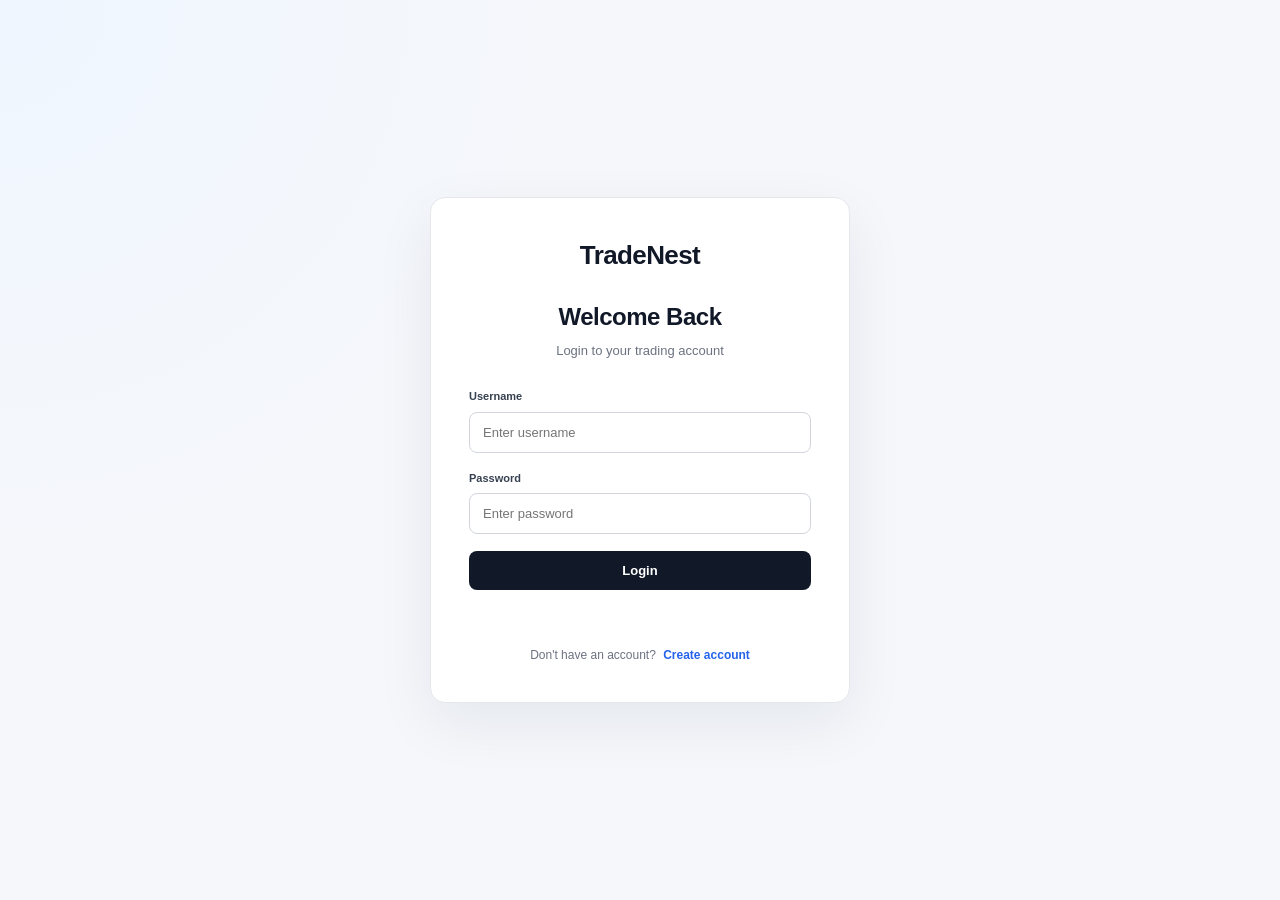
<file: backend/src/main/resources/static/login.html>
<!DOCTYPE html>
<html lang="en">

<head>

    <meta charset="UTF-8">

    <meta name="viewport"
          content="width=device-width, initial-scale=1.0">

    <title>TradeNest | Login</title>

    <link rel="stylesheet" href="style.css">

</head>

<body class="auth-page">

    <div class="auth-container">

        <div class="auth-card">

            <div class="auth-logo">
                TradeNest
            </div>

            <h1>Welcome Back</h1>

            <p class="auth-subtitle">
                Login to your trading account
            </p>


            <form id="loginForm">

                <div class="form-group">

                    <label for="username">
                        Username
                    </label>

                    <input
                        type="text"
                        id="username"
                        placeholder="Enter username"
                        required
                    >

                </div>


                <div class="form-group">

                    <label for="password">
                        Password
                    </label>

                    <input
                        type="password"
                        id="password"
                        placeholder="Enter password"
                        required
                    >

                </div>


                <button
                    type="submit"
                    class="auth-btn">

                    Login

                </button>

            </form>


            <p id="loginMessage"
               class="auth-message">
            </p>


            <div class="auth-footer">

                <span>
                    Don't have an account?
                </span>

                <a href="register.html">
                    Create account
                </a>

            </div>

        </div>

    </div>


    <script>

        const API = "/api";


        document
            .getElementById("loginForm")
            .addEventListener("submit", async function(event) {

                event.preventDefault();


                const username =
                    document
                        .getElementById("username")
                        .value
                        .trim();


                const password =
                    document
                        .getElementById("password")
                        .value;


                const message =
                    document.getElementById(
                        "loginMessage"
                    );


                message.textContent =
                    "Logging in...";


                try {

                    const response =
                        await fetch(
                            `${API}/auth/login`,
                            {
                                method: "POST",

                                headers: {
                                    "Content-Type":
                                        "application/json"
                                },

                                body: JSON.stringify({
                                    username,
                                    password
                                })
                            }
                        );


                    const data =
                        await response.json();


                    if (!response.ok) {

                        message.textContent =
                            data.message ||
                            "Invalid username or password.";

                        return;
                    }


                    // Store logged-in user

                    localStorage.setItem(
                        "token",
                        data.token
                    );

                    localStorage.setItem(
                        "userId",
                        data.userId
                    );

                    localStorage.setItem(
                        "username",
                        data.username
                    );

                    localStorage.setItem(
                        "name",
                        data.name
                    );


                    // Go to dashboard

                    window.location.href =
                        "index.html";

                } catch (error) {

                    console.error(error);

                    message.textContent =
                        "Unable to connect to server.";

                }

            });

    </script>

</body>

</html>
</file>
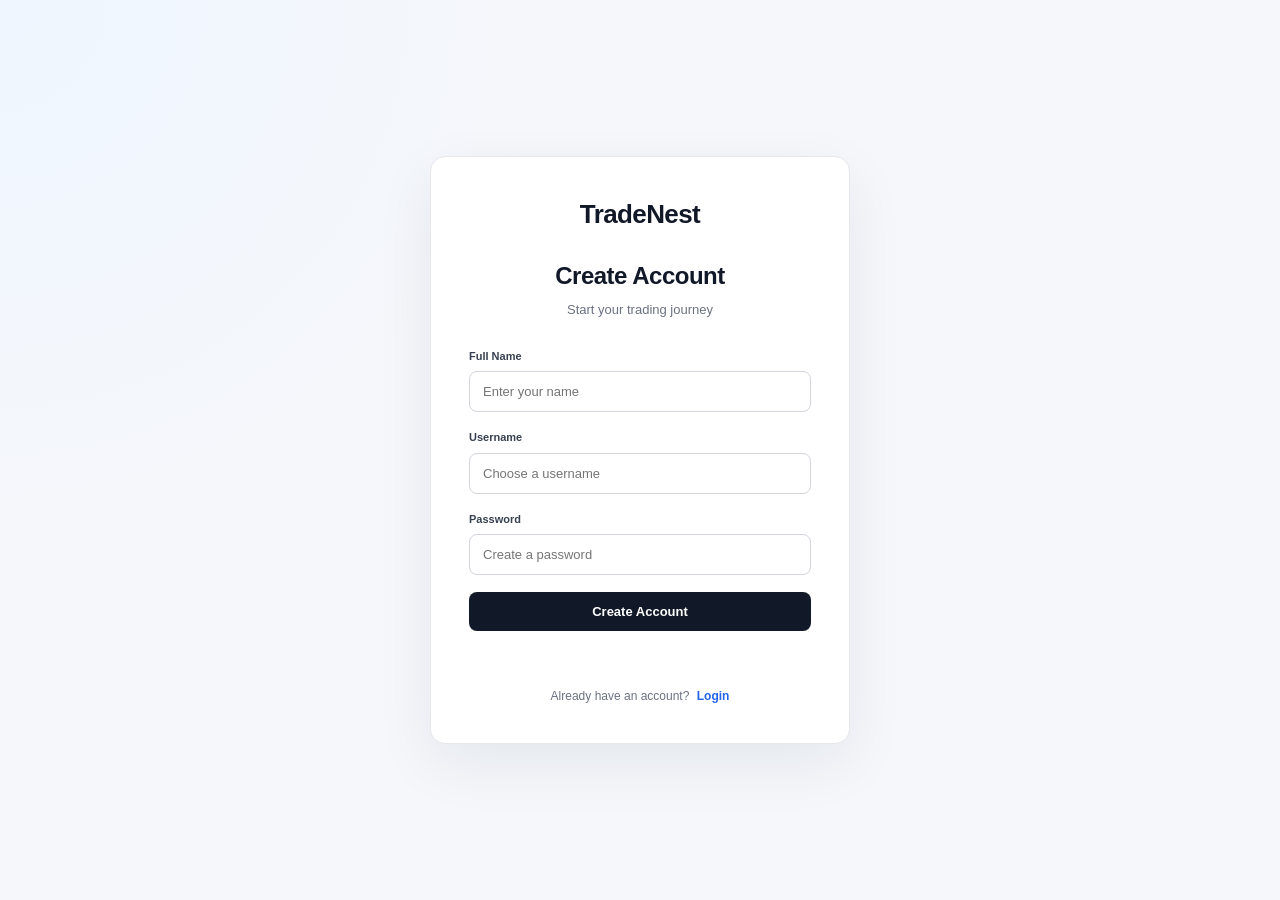
<file: backend/src/main/resources/static/register.html>
<!DOCTYPE html>
<html lang="en">

<head>

    <meta charset="UTF-8">

    <meta name="viewport"
          content="width=device-width, initial-scale=1.0">

    <title>TradeNest | Register</title>

    <link rel="stylesheet" href="style.css">

</head>

<body class="auth-page">

    <div class="auth-container">

        <div class="auth-card">

            <div class="auth-logo">
                TradeNest
            </div>

            <h1>Create Account</h1>

            <p class="auth-subtitle">
                Start your trading journey
            </p>


            <form id="registerForm">


                <div class="form-group">

                    <label for="name">
                        Full Name
                    </label>

                    <input
                        type="text"
                        id="name"
                        placeholder="Enter your name"
                        required
                    >

                </div>


                <div class="form-group">

                    <label for="username">
                        Username
                    </label>

                    <input
                        type="text"
                        id="username"
                        placeholder="Choose a username"
                        required
                    >

                </div>


                <div class="form-group">

                    <label for="password">
                        Password
                    </label>

                    <input
                        type="password"
                        id="password"
                        placeholder="Create a password"
                        required
                    >

                </div>


                <button
                    type="submit"
                    class="auth-btn">

                    Create Account

                </button>

            </form>


            <p id="registerMessage"
               class="auth-message">
            </p>


            <div class="auth-footer">

                <span>
                    Already have an account?
                </span>

                <a href="login.html">
                    Login
                </a>

            </div>

        </div>

    </div>


    <script>

        const API = "/api";


        document
            .getElementById("registerForm")
            .addEventListener(
                "submit",
                async function(event) {

                    event.preventDefault();


                    const name =
                        document
                            .getElementById("name")
                            .value
                            .trim();


                    const username =
                        document
                            .getElementById("username")
                            .value
                            .trim();


                    const password =
                        document
                            .getElementById("password")
                            .value;


                    const message =
                        document.getElementById(
                            "registerMessage"
                        );


                    message.textContent =
                        "Creating account...";


                    try {

                        const response =
                            await fetch(
                                `${API}/auth/register`,
                                {
                                    method: "POST",

                                    headers: {
                                        "Content-Type":
                                            "application/json"
                                    },

                                    body: JSON.stringify({
                                        name,
                                        username,
                                        password
                                    })
                                }
                            );


                        const data =
                            await response.json();


                        if (!response.ok) {

                            message.textContent =
                                data.message ||
                                "Registration failed.";

                            return;
                        }


                        // Automatically log user in

                        localStorage.setItem(
                            "token",
                            data.token
                        );

                        localStorage.setItem(
                            "userId",
                            data.userId
                        );

                        localStorage.setItem(
                            "username",
                            data.username
                        );

                        localStorage.setItem(
                            "name",
                            data.name
                        );


                        window.location.href =
                            "index.html";

                    } catch (error) {

                        console.error(error);

                        message.textContent =
                            "Unable to connect to server.";

                    }

                }
            );

    </script>

</body>

</html>
</file>
<file: backend/src/main/resources/static/style.css>
/* ===============================
   TradeNest Design System
================================ */

:root {
    --bg: #f5f7fb;
    --surface: #ffffff;
    --text: #111827;
    --muted: #6b7280;
    --soft: #9ca3af;
    --border: #e5e7eb;
    --primary: #2563eb;
    --primary-dark: #1d4ed8;
    --green: #15803d;
    --green-bg: #ecfdf3;
    --red: #dc2626;
    --red-bg: #fef2f2;
    --shadow: 0 10px 35px rgba(15, 23, 42, 0.05);
}

* {
    box-sizing: border-box;
    margin: 0;
    padding: 0;
}

html {
    scroll-behavior: smooth;
}

body {
    font-family:
        Inter,
        -apple-system,
        BlinkMacSystemFont,
        "Segoe UI",
        Roboto,
        Arial,
        sans-serif;
    background: var(--bg);
    color: var(--text);
    line-height: 1.5;
}

button,
input {
    font-family: inherit;
}

button {
    cursor: pointer;
}

button:disabled {
    cursor: not-allowed;
}

a {
    color: inherit;
}


/* ===============================
   Navbar
================================ */

.navbar {
    height: 68px;
    background: rgba(255, 255, 255, 0.96);
    border-bottom: 1px solid var(--border);
    display: flex;
    align-items: center;
    padding: 0 34px;
    position: sticky;
    top: 0;
    z-index: 100;
    backdrop-filter: blur(10px);
}

.logo {
    font-size: 23px;
    font-weight: 850;
    letter-spacing: -0.7px;
    color: var(--text);
}

.nav-links {
    display: flex;
    gap: 28px;
    margin-left: 48px;
}

.nav-links a {
    text-decoration: none;
    color: var(--muted);
    font-size: 13px;
    font-weight: 600;
    transition: color 0.2s ease;
}

.nav-links a:hover {
    color: var(--primary);
}

.user-section {
    margin-left: auto;
    display: flex;
    align-items: center;
    gap: 16px;
}

.user-section span {
    color: #374151;
    font-size: 13px;
    font-weight: 700;
}

#logoutBtn {
    background: white;
    color: #374151;
    border: 1px solid #d1d5db;
    border-radius: 7px;
    padding: 8px 14px;
    font-size: 12px;
    font-weight: 700;
    transition: all 0.2s ease;
}

#logoutBtn:hover {
    background: var(--text);
    border-color: var(--text);
    color: white;
}


/* ===============================
   Layout
================================ */

.container {
    width: min(1380px, 94%);
    margin: 0 auto;
    padding: 38px 0 70px;
}

.welcome {
    display: flex;
    align-items: flex-end;
    justify-content: space-between;
    gap: 24px;
    margin-bottom: 24px;
}

.eyebrow {
    display: block;
    color: var(--primary);
    font-size: 10px;
    font-weight: 850;
    letter-spacing: 1.7px;
    margin-bottom: 6px;
}

.welcome h1 {
    font-size: 31px;
    line-height: 1.15;
    letter-spacing: -0.8px;
    margin-bottom: 7px;
}

.welcome p {
    color: var(--muted);
    font-size: 14px;
}

.status-pill {
    display: inline-flex;
    align-items: center;
    gap: 8px;
    background: white;
    border: 1px solid var(--border);
    border-radius: 999px;
    padding: 8px 12px;
    color: #4b5563;
    font-size: 11px;
    font-weight: 700;
    white-space: nowrap;
}

.status-dot {
    width: 7px;
    height: 7px;
    border-radius: 50%;
    background: #16a34a;
    box-shadow: 0 0 0 4px #dcfce7;
}


/* ===============================
   Summary Cards
================================ */

.summary-grid {
    display: grid;
    grid-template-columns: repeat(3, minmax(0, 1fr));
    gap: 16px;
    margin-bottom: 18px;
}

.card {
    min-height: 124px;
    background: var(--surface);
    border: 1px solid var(--border);
    border-radius: 13px;
    padding: 21px;
    display: flex;
    align-items: flex-start;
    gap: 16px;
    box-shadow: var(--shadow);
    position: relative;
    overflow: hidden;
}

.card::after {
    content: "";
    position: absolute;
    left: 0;
    right: 0;
    bottom: 0;
    height: 3px;
    background: #e5e7eb;
}

.card-icon {
    width: 38px;
    height: 38px;
    flex: 0 0 38px;
    display: grid;
    place-items: center;
    border-radius: 10px;
    background: #eff6ff;
    color: var(--primary);
    font-weight: 850;
    font-size: 16px;
}

.card p {
    color: var(--muted);
    font-size: 11px;
    font-weight: 750;
    text-transform: uppercase;
    letter-spacing: 0.45px;
    margin-bottom: 4px;
}

.card h2 {
    font-size: 24px;
    letter-spacing: -0.5px;
    margin-bottom: 2px;
}

.card-description {
    color: var(--soft);
    font-size: 11px;
}


/* ===============================
   Sections
================================ */

.section {
    background: var(--surface);
    border: 1px solid var(--border);
    border-radius: 13px;
    margin-bottom: 18px;
    overflow: hidden;
    box-shadow: var(--shadow);
}

.section-header {
    min-height: 82px;
    padding: 19px 22px;
    border-bottom: 1px solid var(--border);
    display: flex;
    align-items: center;
    justify-content: space-between;
    gap: 20px;
}

.section-kicker {
    display: block;
    color: var(--primary);
    font-size: 9px;
    font-weight: 850;
    letter-spacing: 1.5px;
    margin-bottom: 4px;
}

.section-header h2 {
    font-size: 17px;
    letter-spacing: -0.2px;
    margin-bottom: 2px;
}

.section-header p {
    color: var(--muted);
    font-size: 12px;
}

.insight-badge {
    border: 1px solid #dbeafe;
    background: #eff6ff;
    color: #1d4ed8;
    padding: 6px 10px;
    border-radius: 999px;
    font-size: 10px;
    font-weight: 800;
    white-space: nowrap;
}


/* ===============================
   Smart Insights
================================ */

.insights-content {
    padding: 22px;
}

.insight-score {
    display: grid;
    grid-template-columns: 100px 1fr;
    align-items: center;
    gap: 20px;
    padding: 18px;
    border: 1px solid #edf0f4;
    border-radius: 12px;
    background: linear-gradient(135deg, #fbfdff, #f8fafc);
}

.score-ring {
    --score: 0deg;
    width: 92px;
    height: 92px;
    border-radius: 50%;
    display: grid;
    place-items: center;
    background:
        conic-gradient(
            var(--primary) var(--score),
            #e5e7eb var(--score)
        );
    position: relative;
}

.score-ring::after {
    content: "";
    position: absolute;
    inset: 8px;
    border-radius: 50%;
    background: white;
}

.score-ring > div {
    position: relative;
    z-index: 1;
    text-align: center;
}

.score-ring strong {
    font-size: 24px;
    letter-spacing: -1px;
}

.score-ring span {
    color: var(--muted);
    font-size: 10px;
    font-weight: 700;
}

.score-ring.score-high {
    background:
        conic-gradient(
            #16a34a var(--score),
            #dcfce7 var(--score)
        );
}

.score-ring.score-medium {
    background:
        conic-gradient(
            #d97706 var(--score),
            #fef3c7 var(--score)
        );
}

.score-ring.score-low {
    background:
        conic-gradient(
            #dc2626 var(--score),
            #fee2e2 var(--score)
        );
}

.muted-label {
    display: block;
    color: #9ca3af;
    font-size: 9px;
    font-weight: 850;
    letter-spacing: 1.2px;
    margin-bottom: 5px;
}

.score-copy h3 {
    font-size: 17px;
    margin-bottom: 4px;
}

.score-copy p {
    color: var(--muted);
    font-size: 12px;
    max-width: 700px;
}

.insight-grid {
    display: grid;
    grid-template-columns: repeat(3, minmax(0, 1fr));
    gap: 12px;
    margin-top: 12px;
}

.insight-card {
    border: 1px solid #edf0f4;
    border-radius: 10px;
    padding: 16px;
    min-height: 96px;
}

.insight-card strong {
    display: block;
    font-size: 18px;
    margin-bottom: 2px;
}

.insight-card > span:last-child {
    font-size: 12px;
    font-weight: 750;
}

.meter {
    height: 6px;
    background: #eef2f7;
    border-radius: 999px;
    overflow: hidden;
    margin-top: 10px;
}

.meter span {
    display: block;
    height: 100%;
    background: var(--primary);
    border-radius: inherit;
    transition: width 0.4s ease;
}

.allocation-panel {
    margin-top: 12px;
    border: 1px solid #edf0f4;
    border-radius: 10px;
    padding: 17px;
}

.allocation-header {
    display: flex;
    align-items: flex-start;
    justify-content: space-between;
    gap: 15px;
    margin-bottom: 14px;
}

.allocation-header h3 {
    font-size: 14px;
}

.allocation-list {
    display: grid;
    gap: 12px;
}

.allocation-row {
    display: grid;
    gap: 6px;
}

.allocation-label {
    display: flex;
    justify-content: space-between;
    color: #4b5563;
    font-size: 11px;
}

.allocation-label strong {
    color: var(--text);
}

.allocation-track {
    height: 8px;
    background: #eef2f7;
    border-radius: 999px;
    overflow: hidden;
}

.allocation-track span {
    display: block;
    height: 100%;
    background: var(--primary);
    border-radius: inherit;
}

.allocation-empty {
    color: var(--soft);
    font-size: 12px;
    padding: 5px 0;
}


/* ===============================
   Search
================================ */

#stockSearch {
    width: 270px;
    padding: 10px 13px;
    border: 1px solid #d1d5db;
    border-radius: 8px;
    outline: none;
    font-size: 12px;
    background: #fff;
    transition: border-color 0.2s, box-shadow 0.2s;
}

#stockSearch:focus {
    border-color: var(--primary);
    box-shadow: 0 0 0 3px #2563eb12;
}

#stockSearch::placeholder {
    color: #9ca3af;
}


/* ===============================
   Tables
================================ */

.table-container {
    width: 100%;
    overflow-x: auto;
}

table {
    width: 100%;
    border-collapse: collapse;
    min-width: 680px;
}

thead {
    background: #fafbfc;
}

th {
    padding: 12px 22px;
    text-align: left;
    color: #9ca3af;
    font-size: 9px;
    font-weight: 850;
    text-transform: uppercase;
    letter-spacing: 0.8px;
    border-bottom: 1px solid var(--border);
}

td {
    padding: 16px 22px;
    color: #374151;
    font-size: 12px;
    border-bottom: 1px solid #f1f3f5;
    vertical-align: middle;
}

tbody tr {
    transition: background 0.15s ease;
}

tbody tr:hover {
    background: #fafcff;
}

tbody tr:last-child td {
    border-bottom: none;
}

td strong {
    color: var(--text);
    font-weight: 800;
}

.company-name {
    color: #9ca3af;
    font-size: 10px;
}

.positive {
    color: var(--green) !important;
    font-weight: 800;
}

.negative {
    color: var(--red) !important;
    font-weight: 800;
}


/* ===============================
   Buy / Sell
================================ */

.buy-btn,
.sell-btn {
    border-radius: 6px;
    padding: 7px 12px;
    font-size: 10px;
    font-weight: 800;
    transition: all 0.15s ease;
}

.buy-btn {
    border: 1px solid #1d4ed8;
    background: var(--primary);
    color: white;
}

.sell-btn {
    border: 1px solid #d1d5db;
    background: white;
    color: #374151;
    margin-left: 5px;
}

.buy-btn:hover {
    background: var(--primary-dark);
    transform: translateY(-1px);
}

.sell-btn:hover {
    border-color: #9ca3af;
    background: #f9fafb;
    transform: translateY(-1px);
}


/* ===============================
   Empty / Error
================================ */

.empty {
    text-align: center;
    color: #9ca3af;
    padding: 34px !important;
    font-size: 12px;
}

.error-state {
    color: var(--red);
}


/* ===============================
   Trade Modal
================================ */

.modal {
    position: fixed;
    inset: 0;
    background: rgba(15, 23, 42, 0.55);
    display: flex;
    align-items: center;
    justify-content: center;
    z-index: 1000;
    padding: 20px;
    backdrop-filter: blur(4px);
}

.modal.hidden {
    display: none;
}

.modal-content {
    position: relative;
    width: 100%;
    max-width: 430px;
    background: white;
    padding: 30px;
    border-radius: 15px;
    box-shadow: 0 25px 80px rgba(0, 0, 0, 0.18);
    animation: modalOpen 0.16s ease-out;
}

@keyframes modalOpen {
    from {
        opacity: 0;
        transform: translateY(-8px) scale(0.99);
    }

    to {
        opacity: 1;
        transform: translateY(0) scale(1);
    }
}

.modal-close {
    position: absolute;
    top: 13px;
    right: 16px;
    border: none;
    background: transparent;
    color: #9ca3af;
    font-size: 27px;
    line-height: 1;
}

.modal-close:hover {
    color: var(--text);
}

.modal-content h2 {
    font-size: 22px;
    margin-bottom: 3px;
}

.trade-stock-info {
    color: var(--muted);
    font-size: 12px;
    margin-bottom: 22px;
}

.trade-price {
    display: flex;
    align-items: center;
    justify-content: space-between;
    padding: 16px;
    background: #f8fafc;
    border: 1px solid #edf0f4;
    border-radius: 10px;
    margin-bottom: 20px;
}

.trade-price span {
    color: var(--muted);
    font-size: 11px;
}

.trade-price strong {
    font-size: 19px;
}

.form-group {
    margin-bottom: 16px;
}

.form-group label {
    display: block;
    color: #374151;
    font-size: 11px;
    font-weight: 800;
    margin-bottom: 7px;
}

.form-group input {
    width: 100%;
    padding: 12px 13px;
    border: 1px solid #d1d5db;
    border-radius: 8px;
    outline: none;
    font-size: 13px;
}

.form-group input:focus {
    border-color: var(--primary);
    box-shadow: 0 0 0 3px #2563eb12;
}

.trade-summary {
    display: flex;
    justify-content: space-between;
    padding: 15px 0;
    border-top: 1px solid #edf0f4;
    border-bottom: 1px solid #edf0f4;
}

.trade-summary span {
    color: var(--muted);
    font-size: 11px;
}

.trade-summary strong {
    font-size: 17px;
}

.trade-error {
    min-height: 19px;
    margin: 11px 0;
    color: var(--red);
    font-size: 11px;
    font-weight: 650;
}

.trade-confirm-btn {
    width: 100%;
    padding: 12px;
    border: none;
    border-radius: 8px;
    background: var(--text);
    color: white;
    font-size: 13px;
    font-weight: 800;
}

.trade-confirm-btn:hover {
    background: #1f2937;
}

.trade-confirm-btn:disabled {
    opacity: 0.55;
}


/* ===============================
   Toast
================================ */

.toast {
    position: fixed;
    right: 24px;
    bottom: 24px;
    max-width: 340px;
    background: #111827;
    color: white;
    padding: 12px 15px;
    border-radius: 9px;
    font-size: 12px;
    font-weight: 700;
    box-shadow: 0 12px 35px rgba(0, 0, 0, 0.18);
    transform: translateY(15px);
    opacity: 0;
    pointer-events: none;
    transition: all 0.2s ease;
    z-index: 2000;
}

.toast.visible {
    transform: translateY(0);
    opacity: 1;
}

.toast.error {
    background: #991b1b;
}


/* ===============================
   Authentication
================================ */

.auth-page {
    min-height: 100vh;
    display: grid;
    place-items: center;
    background:
        radial-gradient(circle at top left, #eff6ff 0, transparent 35%),
        var(--bg);
    padding: 20px;
}

.auth-container {
    width: 100%;
    max-width: 420px;
}

.auth-card {
    background: white;
    border: 1px solid var(--border);
    border-radius: 15px;
    padding: 38px;
    box-shadow: 0 20px 60px rgba(15, 23, 42, 0.07);
}

.auth-logo {
    font-size: 26px;
    font-weight: 850;
    text-align: center;
    letter-spacing: -0.6px;
    margin-bottom: 24px;
}

.auth-card h1 {
    text-align: center;
    font-size: 24px;
    letter-spacing: -0.5px;
}

.auth-subtitle {
    text-align: center;
    color: var(--muted);
    font-size: 13px;
    margin: 6px 0 28px;
}

.auth-card .form-group {
    margin-bottom: 17px;
}

.auth-card .form-group input {
    font-size: 13px;
}

.auth-btn {
    width: 100%;
    padding: 12px;
    border: none;
    border-radius: 8px;
    background: var(--text);
    color: white;
    font-size: 13px;
    font-weight: 800;
}

.auth-btn:hover {
    background: #1f2937;
}

.auth-message {
    min-height: 20px;
    text-align: center;
    margin-top: 13px;
    color: var(--red);
    font-size: 12px;
}

.auth-footer {
    text-align: center;
    margin-top: 23px;
    color: var(--muted);
    font-size: 12px;
}

.auth-footer a {
    color: var(--primary);
    font-weight: 800;
    text-decoration: none;
    margin-left: 4px;
}


/* ===============================
   Responsive
================================ */

@media (max-width: 900px) {
    .summary-grid {
        grid-template-columns: 1fr;
    }

    .insight-grid {
        grid-template-columns: 1fr;
    }

    .nav-links {
        gap: 18px;
        margin-left: 28px;
    }
}

@media (max-width: 650px) {
    .navbar {
        padding: 0 17px;
    }

    .nav-links {
        display: none;
    }

    .container {
        width: 94%;
        padding-top: 25px;
    }

    .welcome {
        align-items: flex-start;
        flex-direction: column;
    }

    .welcome h1 {
        font-size: 26px;
    }

    .status-pill {
        display: none;
    }

    .section-header {
        align-items: flex-start;
        flex-direction: column;
    }

    #stockSearch {
        width: 100%;
    }

    .insight-score {
        grid-template-columns: 1fr;
        text-align: center;
    }

    .score-ring {
        margin: 0 auto;
    }

    .score-copy p {
        max-width: none;
    }

    .user-section {
        gap: 9px;
    }

    .user-section span {
        max-width: 95px;
        overflow: hidden;
        text-overflow: ellipsis;
        white-space: nowrap;
    }

    .modal-content {
        padding: 26px 21px;
    }

    .auth-card {
        padding: 30px 22px;
    }

    .toast {
        left: 16px;
        right: 16px;
        bottom: 16px;
        max-width: none;
    }
}

/* ===============================
   Quant Research Lab
================================ */

.quant-controls {
    display: grid;
    grid-template-columns: 1.1fr 1.2fr 1fr .8fr auto;
    gap: 14px;
    padding: 20px;
    background: #f8fafc;
    border: 1px solid var(--border);
    border-radius: 12px;
}

.quant-control {
    display: flex;
    flex-direction: column;
    gap: 6px;
}

.quant-control label {
    color: var(--muted);
    font-size: 11px;
    font-weight: 800;
    letter-spacing: .05em;
    text-transform: uppercase;
}

.quant-control select,
.quant-control input {
    width: 100%;
    min-height: 42px;
    padding: 0 11px;
    border: 1px solid var(--border);
    border-radius: 8px;
    background: white;
    color: var(--text);
    outline: none;
}

.quant-control select:focus,
.quant-control input:focus {
    border-color: #93c5fd;
    box-shadow: 0 0 0 3px #eff6ff;
}

.quant-run-btn {
    align-self: end;
    min-height: 42px;
    white-space: nowrap;
}

.quant-result {
    margin-top: 18px;
}

.quant-dashboard {
    display: grid;
    grid-template-columns: 1.45fr .85fr;
    gap: 18px;
}

.quant-chart-card,
.quant-metrics-card {
    border: 1px solid var(--border);
    border-radius: 12px;
    background: white;
    padding: 20px;
}

.quant-card-head {
    display: flex;
    justify-content: space-between;
    gap: 15px;
    align-items: flex-start;
    margin-bottom: 16px;
}

.quant-card-head h3 {
    font-size: 15px;
    margin-top: 2px;
}

.quant-return {
    text-align: right;
}

.quant-return strong {
    display: block;
    font-size: 23px;
    letter-spacing: -.5px;
}

.quant-return span {
    color: var(--muted);
    font-size: 11px;
}

.equity-chart {
    width: 100%;
    height: 220px;
    display: block;
    overflow: visible;
}

.chart-grid {
    stroke: #e5e7eb;
    stroke-width: 1;
}

.chart-line {
    fill: none;
    stroke: #2563eb;
    stroke-width: 3;
    stroke-linecap: round;
    stroke-linejoin: round;
}

.chart-fill {
    fill: rgba(37, 99, 235, .08);
}

.chart-dot {
    fill: white;
    stroke: #2563eb;
    stroke-width: 3;
}

.quant-metrics {
    display: grid;
    grid-template-columns: 1fr 1fr;
    gap: 1px;
    background: var(--border);
    border: 1px solid var(--border);
    border-radius: 9px;
    overflow: hidden;
}

.quant-metric {
    background: white;
    padding: 14px;
}

.quant-metric span {
    display: block;
    color: var(--muted);
    font-size: 10px;
    font-weight: 800;
    letter-spacing: .05em;
    text-transform: uppercase;
}

.quant-metric strong {
    display: block;
    margin-top: 5px;
    font-size: 16px;
}

.quant-methodology {
    margin-top: 14px;
    padding: 13px;
    border-radius: 8px;
    background: #f8fafc;
    color: var(--muted);
    font-size: 11px;
    line-height: 1.6;
}

.quant-methodology strong {
    color: var(--text);
}

@media (max-width: 1000px) {
    .quant-controls {
        grid-template-columns: 1fr 1fr;
    }

    .quant-run-btn {
        width: 100%;
    }

    .quant-dashboard {
        grid-template-columns: 1fr;
    }
}

@media (max-width: 650px) {
    .quant-controls {
        grid-template-columns: 1fr;
    }

    .quant-card-head {
        flex-direction: column;
    }

    .quant-return {
        text-align: left;
    }

    .quant-metrics {
        grid-template-columns: 1fr;
    }
}
</file>
